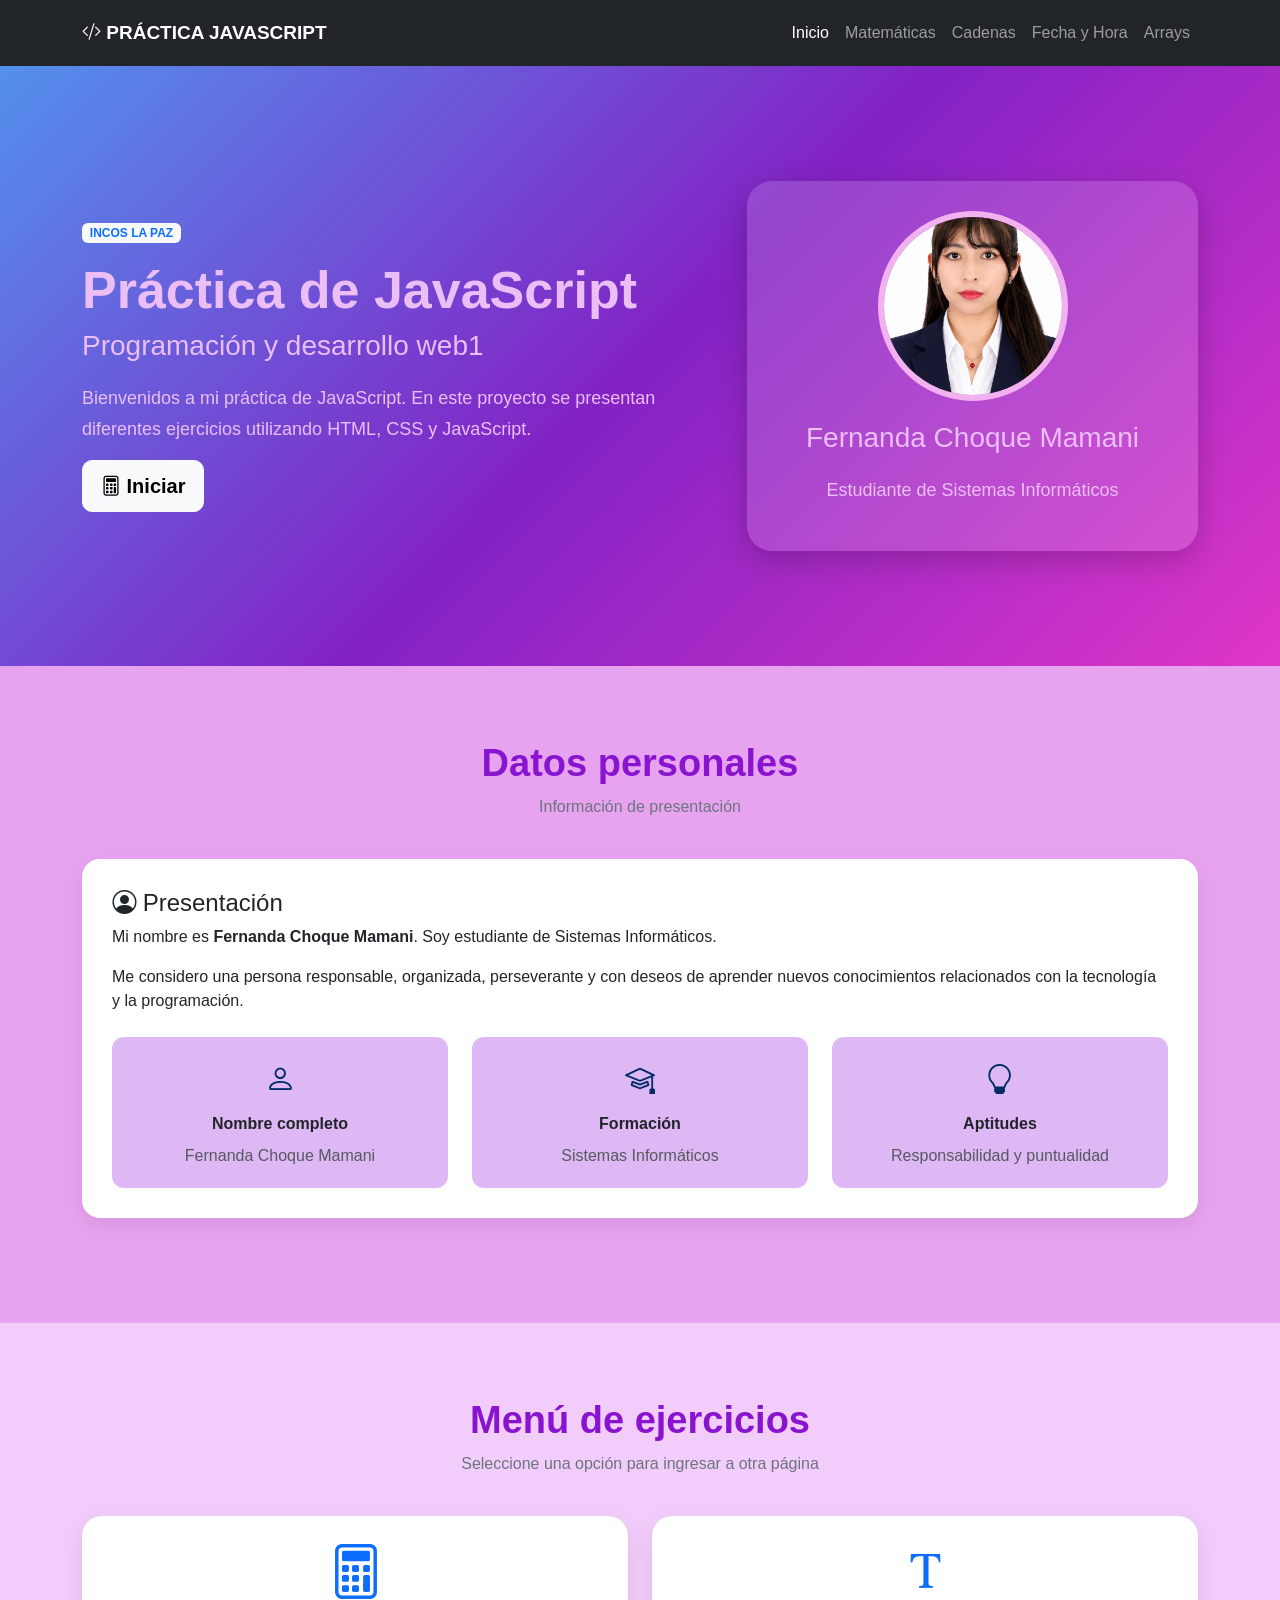
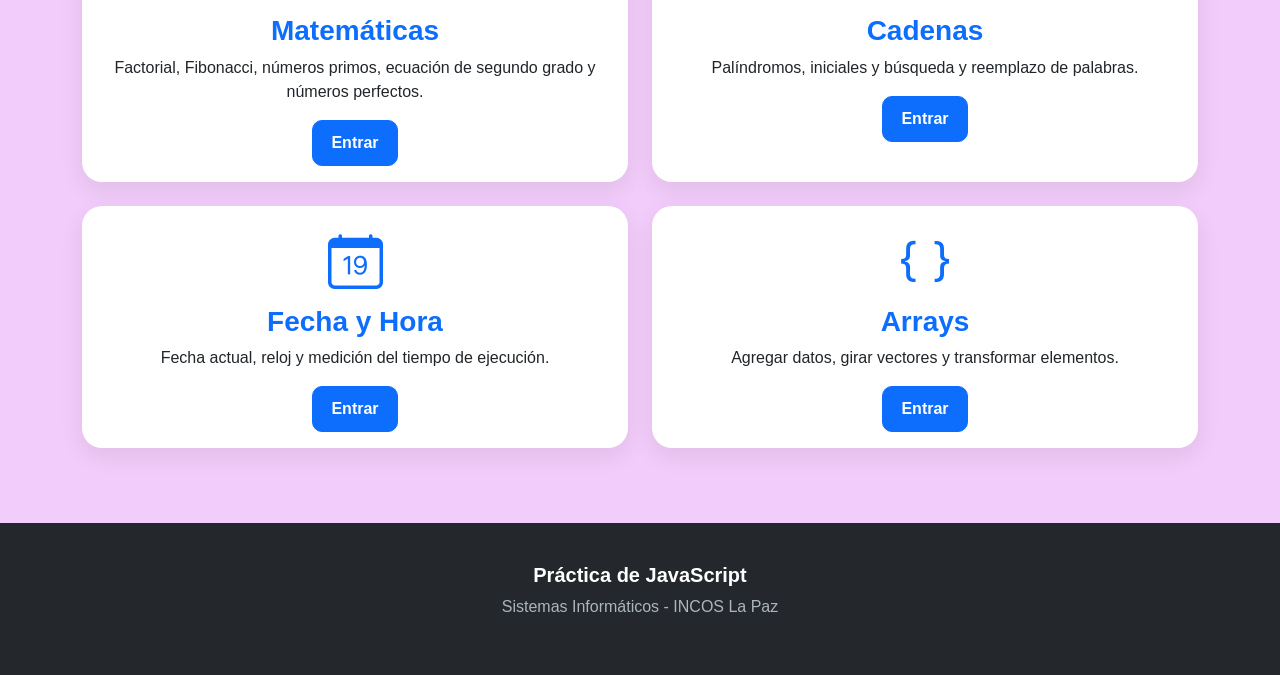
<file: index.html>
<!DOCTYPE html>
<html lang="es">
<head>
    <meta charset="UTF-8">
    <meta name="viewport" content="width=device-width, initial-scale=1.0">

    <title>Práctica de JavaScript - Inicio</title>

    <!-- Bootstrap -->
    <link href="https://cdn.jsdelivr.net/npm/bootstrap@5.3.3/dist/css/bootstrap.min.css" rel="stylesheet">

    <!-- Iconos -->
    <link rel="stylesheet" href="https://cdn.jsdelivr.net/npm/bootstrap-icons@1.11.3/font/bootstrap-icons.min.css">

    <!-- CSS -->
    <link rel="stylesheet" href="estilos.css">
</head>

<body>

<!-- MENÚ -->

<nav class="navbar navbar-expand-lg navbar-dark bg-dark sticky-top">

    <div class="container">

        <a class="navbar-brand fw-bold" href="index.html">
            <i class="bi bi-code-slash"></i>
            PRÁCTICA JAVASCRIPT
        </a>

        <button class="navbar-toggler"
                type="button"
                data-bs-toggle="collapse"
                data-bs-target="#menu">

            <span class="navbar-toggler-icon"></span>

        </button>

        <div class="collapse navbar-collapse" id="menu">

            <ul class="navbar-nav ms-auto">

                <li class="nav-item">
                    <a class="nav-link active" href="index.html">
                        Inicio
                    </a>
                </li>

                <li class="nav-item dropdown">
                    <a class="nav-link" href="matematicas.html">
                        Matemáticas
                    </a>
                </li>

                <li class="nav-item">
                    <a class="nav-link" href="cadenas.html">
                        Cadenas
                    </a>
                </li>

                <li class="nav-item">
                    <a class="nav-link" href="fecha.html">
                        Fecha y Hora
                    </a>
                </li>

                <li class="nav-item">
                    <a class="nav-link" href="arrays.html">
                        Arrays
                    </a>
                </li>

            </ul>

        </div>
    </div>
</nav>


<!-- PRESENTACIÓN -->

<section class="hero">

    <div class="container">

        <div class="row align-items-center">

            <div class="col-md-7">

                <span class="badge bg-light text-primary mb-3">
                    INCOS LA PAZ
                </span>

                <h1>Práctica de JavaScript</h1>

                <h3>
                    Programación y desarrollo web1
                </h3>

                <p>
                    Bienvenidos a mi práctica de JavaScript.
                    En este proyecto se presentan diferentes ejercicios
                    utilizando HTML, CSS y JavaScript.
                </p>

                <a href="matematicas.html"
                   class="btn btn-light btn-lg">

                    <i class="bi bi-calculator"></i>
                    Iniciar

                </a>

            </div>


            <div class="col-md-5">

                <div class="perfil text-center">

                    <img src="foto.jpeg"
                         alt="foto personal"
                         class="foto-perfil">

                    <h3>
                        Fernanda Choque Mamani
                    </h3>

                    <p>
                        Estudiante de Sistemas Informáticos
                    </p>

                </div>

            </div>

        </div>

    </div>

</section>


<!-- DATOS PERSONALES -->

<section class="seccion">

    <div class="container">

        <div class="titulo-seccion">

            <h2>Datos personales</h2>

            <p>
                Información de presentación
            </p>

        </div>


        <div class="card tarjeta">

            <div class="card-body">

                <h4>
                    <i class="bi bi-person-circle"></i>
                    Presentación
                </h4>

                <p>
                    Mi nombre es <strong>Fernanda Choque Mamani</strong>.
                    Soy estudiante de Sistemas Informáticos.
                </p>

                <p>
                    Me considero una persona responsable, organizada,
                    perseverante y con deseos de aprender nuevos
                    conocimientos relacionados con la tecnología
                    y la programación.
                </p>


                <div class="row mt-4">

                    <div class="col-md-4">

                        <div class="dato">

                            <i class="bi bi-person"></i>

                            <strong>
                                Nombre completo
                            </strong>

                            <span>
                                Fernanda Choque Mamani
                            </span>

                        </div>

                    </div>


                    <div class="col-md-4">

                        <div class="dato">

                            <i class="bi bi-mortarboard"></i>

                            <strong>
                                Formación
                            </strong>

                            <span>
                                Sistemas Informáticos
                            </span>

                        </div>

                    </div>


                    <div class="col-md-4">

                        <div class="dato">

                            <i class="bi bi-lightbulb"></i>

                            <strong>
                                Aptitudes
                            </strong>

                            <span>
                                Responsabilidad y puntualidad
                            </span>

                        </div>

                    </div>

                </div>

            </div>

        </div>

    </div>

</section>


<!-- MENÚ DE OPCIONES -->

<section class="seccion fondo">

    <div class="container">

        <div class="titulo-seccion">

            <h2>Menú de ejercicios</h2>

            <p>
                Seleccione una opción para ingresar a otra página
            </p>

        </div>


        <div class="row g-4">


            <!-- MATEMÁTICAS -->

            <div class="col-md-6">

                <div class="card menu-card">

                    <div class="card-body text-center">

                        <i class="bi bi-calculator icono"></i>

                        <h3>
                            Matemáticas
                        </h3>

                        <p>
                            Factorial, Fibonacci, números primos,
                            ecuación de segundo grado y números perfectos.
                        </p>

                        <a href="matematicas.html"
                           class="btn btn-primary">

                            Entrar

                        </a>

                    </div>

                </div>

            </div>


            <!-- CADENAS -->

            <div class="col-md-6">

                <div class="card menu-card">

                    <div class="card-body text-center">

                        <i class="bi bi-fonts icono"></i>

                        <h3>
                            Cadenas
                        </h3>

                        <p>
                            Palíndromos, iniciales y búsqueda
                            y reemplazo de palabras.
                        </p>

                        <a href="cadenas.html"
                           class="btn btn-primary">

                            Entrar

                        </a>

                    </div>

                </div>

            </div>


            <!-- FECHA -->

            <div class="col-md-6">

                <div class="card menu-card">

                    <div class="card-body text-center">

                        <i class="bi bi-calendar-date icono"></i>

                        <h3>
                            Fecha y Hora
                        </h3>

                        <p>
                            Fecha actual, reloj y medición
                            del tiempo de ejecución.
                        </p>

                        <a href="fecha.html"
                           class="btn btn-primary">

                            Entrar

                        </a>

                    </div>

                </div>

            </div>


            <!-- ARRAYS -->

            <div class="col-md-6">

                <div class="card menu-card">

                    <div class="card-body text-center">

                        <i class="bi bi-braces icono"></i>

                        <h3>
                            Arrays
                        </h3>

                        <p>
                            Agregar datos, girar vectores
                            y transformar elementos.
                        </p>

                        <a href="arrays.html"
                           class="btn btn-primary">

                            Entrar

                        </a>

                    </div>

                </div>

            </div>

        </div>

    </div>

</section>


<footer>

    <h5>Práctica de JavaScript</h5>

    <p>
        Sistemas Informáticos - INCOS La Paz
    </p>

</footer>


<script src="https://cdn.jsdelivr.net/npm/bootstrap@5.3.3/dist/js/bootstrap.bundle.min.js"></script>

<script src="funciones.js"></script>

</body>
</html>
</file>
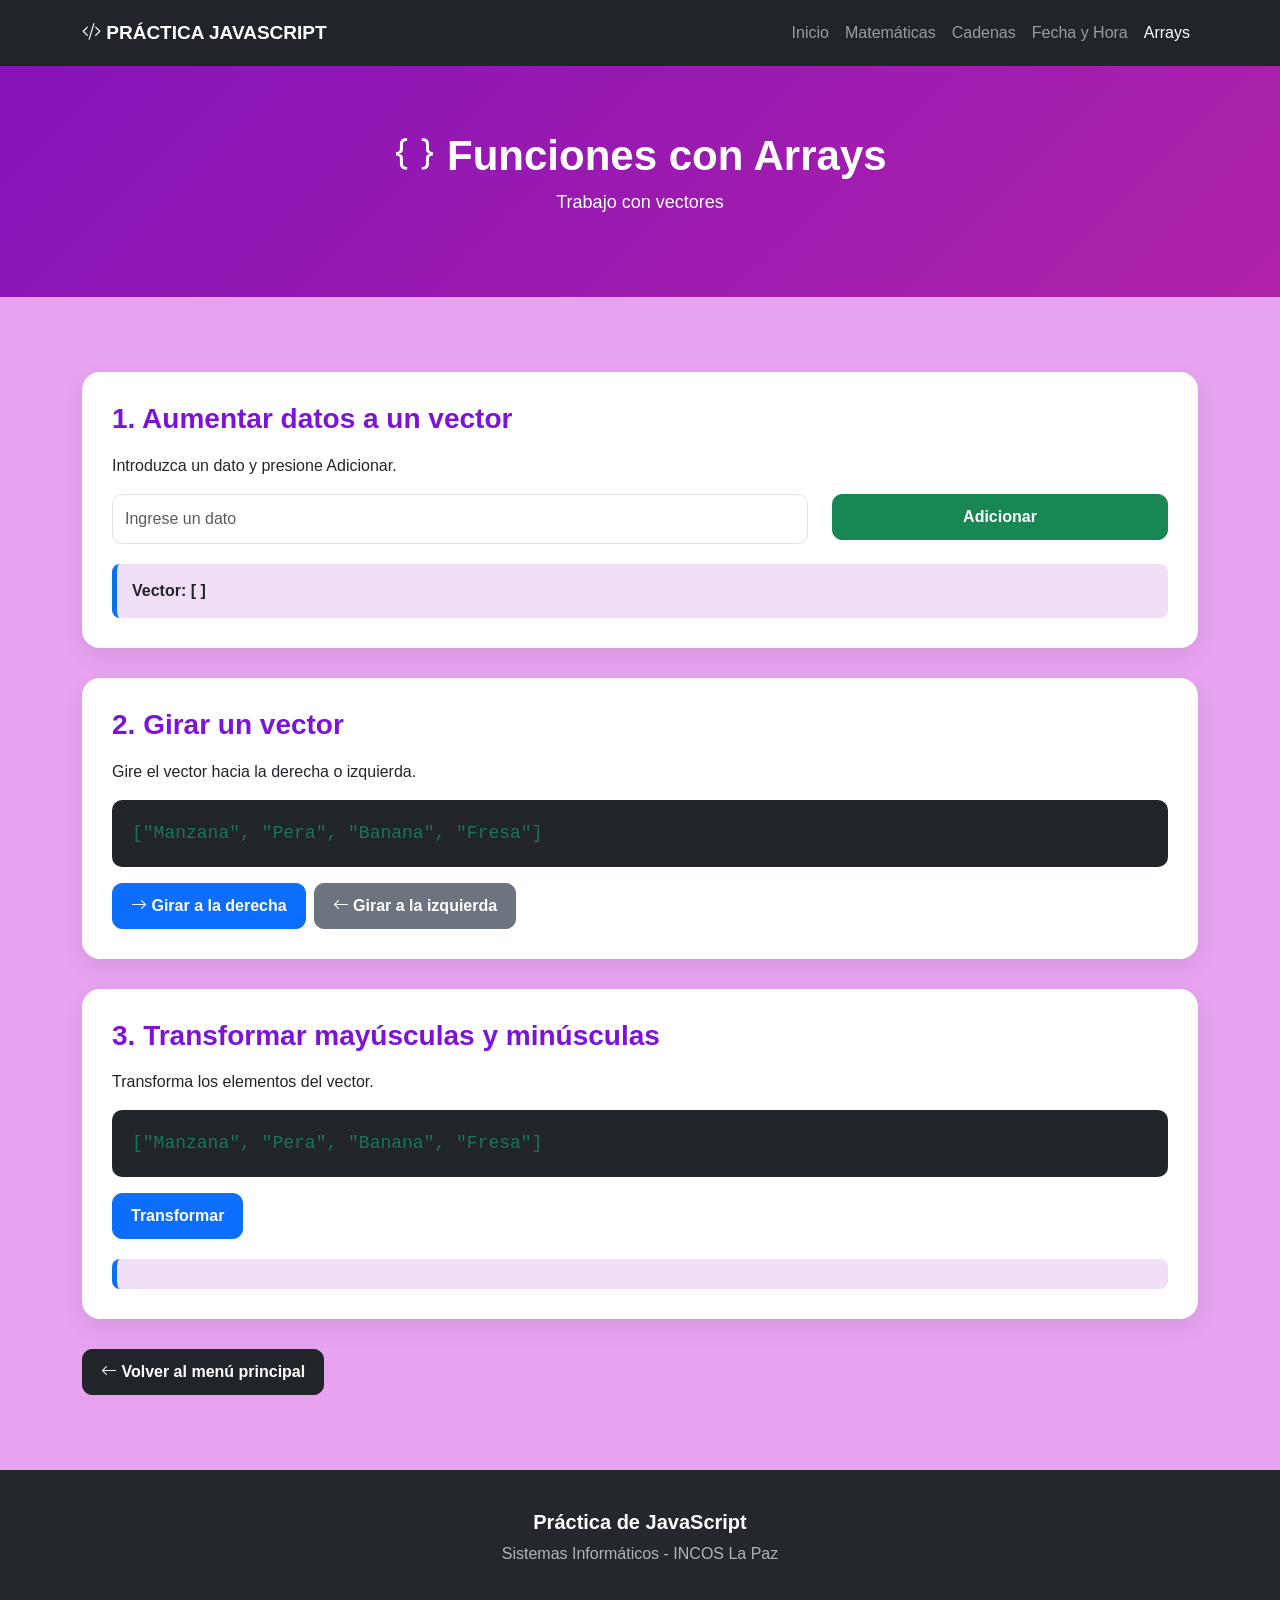
<file: arrays.html>
<!DOCTYPE html>
<html lang="es">

<head>

<meta charset="UTF-8">

<meta name="viewport"
      content="width=device-width, initial-scale=1.0">

<title>Funciones con Arrays</title>

<link href="https://cdn.jsdelivr.net/npm/bootstrap@5.3.3/dist/css/bootstrap.min.css"
      rel="stylesheet">

<link rel="stylesheet"
      href="https://cdn.jsdelivr.net/npm/bootstrap-icons@1.11.3/font/bootstrap-icons.min.css">

<link rel="stylesheet"
      href="estilos.css">

</head>


<body>


<nav class="navbar navbar-expand-lg navbar-dark bg-dark">

<div class="container">

<a class="navbar-brand fw-bold"
   href="index.html">

<i class="bi bi-code-slash"></i>
PRÁCTICA JAVASCRIPT

</a>


<button class="navbar-toggler"
        type="button"
        data-bs-toggle="collapse"
        data-bs-target="#menu">

<span class="navbar-toggler-icon"></span>

</button>


<div class="collapse navbar-collapse"
     id="menu">

<ul class="navbar-nav ms-auto">

<li class="nav-item">
<a class="nav-link"
   href="index.html">
Inicio
</a>
</li>

<li class="nav-item">
<a class="nav-link"
   href="matematicas.html">
Matemáticas
</a>
</li>

<li class="nav-item">
<a class="nav-link"
   href="cadenas.html">
Cadenas
</a>
</li>

<li class="nav-item">
<a class="nav-link"
   href="fecha.html">
Fecha y Hora
</a>
</li>

<li class="nav-item">
<a class="nav-link active"
   href="arrays.html">
Arrays
</a>
</li>

</ul>

</div>

</div>

</nav>


<section class="titulo-pagina">

<div class="container">

<h1>
<i class="bi bi-braces"></i>
Funciones con Arrays
</h1>

<p>
Trabajo con vectores
</p>

</div>

</section>


<section class="seccion">

<div class="container">


<!-- AGREGAR -->

<div class="card tarjeta">

<div class="card-body">

<h3>
1. Aumentar datos a un vector
</h3>

<p>
Introduzca un dato y presione Adicionar.
</p>


<div class="row">

<div class="col-md-8">

<input type="text"
       id="datoArray"
       class="form-control"
       placeholder="Ingrese un dato">

</div>


<div class="col-md-4">

<button class="btn btn-success w-100"
        onclick="agregarArray()">

Adicionar

</button>

</div>

</div>


<div id="resultadoArray"
     class="resultado">

Vector: [ ]

</div>

</div>

</div>


<!-- GIRAR -->

<div class="card tarjeta">

<div class="card-body">

<h3>
2. Girar un vector
</h3>

<p>
Gire el vector hacia la derecha o izquierda.
</p>


<div id="vectorGirar"
     class="vector">

["Manzana", "Pera", "Banana", "Fresa"]

</div>


<div class="d-flex gap-2 mt-3 flex-wrap">

<button class="btn btn-primary"
        onclick="girarDerecha()">

<i class="bi bi-arrow-right"></i>
Girar a la derecha

</button>


<button class="btn btn-secondary"
        onclick="girarIzquierda()">

<i class="bi bi-arrow-left"></i>
Girar a la izquierda

</button>

</div>

</div>

</div>


<!-- MAYÚSCULAS -->

<div class="card tarjeta">

<div class="card-body">

<h3>
3. Transformar mayúsculas y minúsculas
</h3>

<p>
Transforma los elementos del vector.
</p>


<div class="vector">

["Manzana", "Pera", "Banana", "Fresa"]

</div>


<button class="btn btn-primary mt-3"
        onclick="transformarArray()">

Transformar

</button>


<div id="resultadoTransformar"
     class="resultado">
</div>

</div>

</div>


<a href="index.html"
   class="btn btn-dark">

<i class="bi bi-arrow-left"></i>
Volver al menú principal

</a>


</div>

</section>


<footer>

<h5>Práctica de JavaScript</h5>

<p>
Sistemas Informáticos - INCOS La Paz
</p>

</footer>


<script src="https://cdn.jsdelivr.net/npm/bootstrap@5.3.3/dist/js/bootstrap.bundle.min.js"></script>

<script src="funciones.js"></script>

</body>

</html>
</file>
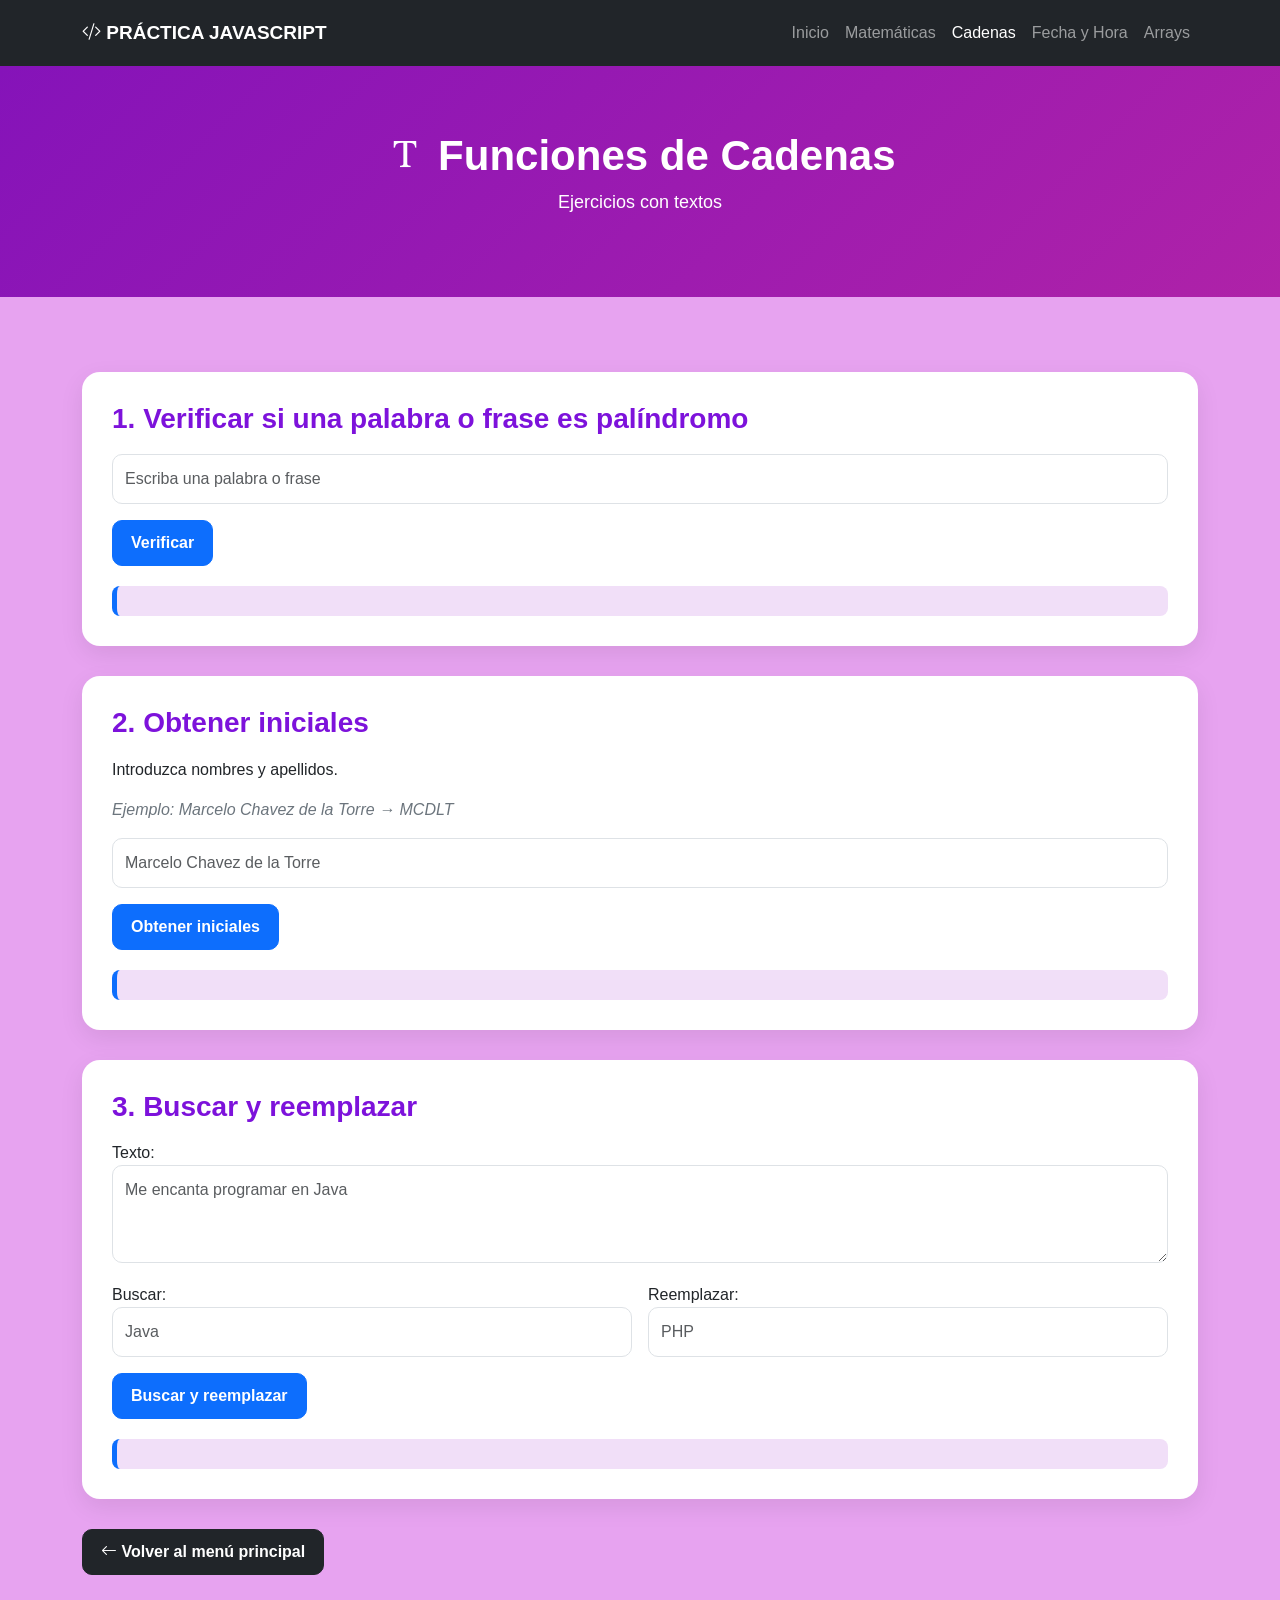
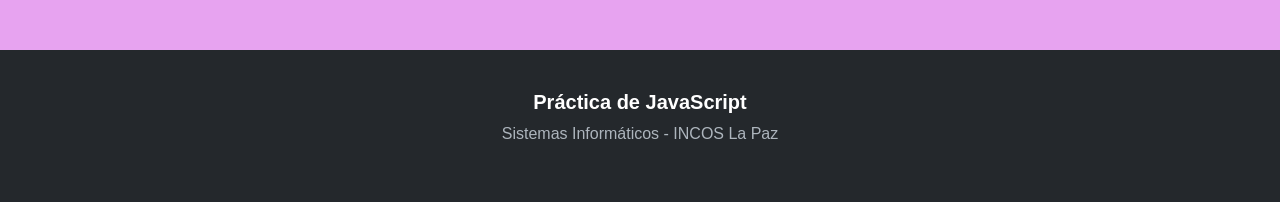
<file: cadenas.html>
<!DOCTYPE html>
<html lang="es">

<head>

<meta charset="UTF-8">

<meta name="viewport"
      content="width=device-width, initial-scale=1.0">

<title>Funciones de Cadenas</title>

<link href="https://cdn.jsdelivr.net/npm/bootstrap@5.3.3/dist/css/bootstrap.min.css"
      rel="stylesheet">

<link rel="stylesheet"
      href="https://cdn.jsdelivr.net/npm/bootstrap-icons@1.11.3/font/bootstrap-icons.min.css">

<link rel="stylesheet"
      href="estilos.css">

</head>


<body>


<nav class="navbar navbar-expand-lg navbar-dark bg-dark">

<div class="container">

<a class="navbar-brand fw-bold"
   href="index.html">

<i class="bi bi-code-slash"></i>
PRÁCTICA JAVASCRIPT

</a>


<button class="navbar-toggler"
        type="button"
        data-bs-toggle="collapse"
        data-bs-target="#menu">

<span class="navbar-toggler-icon"></span>

</button>


<div class="collapse navbar-collapse"
     id="menu">

<ul class="navbar-nav ms-auto">

<li class="nav-item">
<a class="nav-link"
   href="index.html">
Inicio
</a>
</li>

<li class="nav-item">
<a class="nav-link"
   href="matematicas.html">
Matemáticas
</a>
</li>

<li class="nav-item">
<a class="nav-link active"
   href="cadenas.html">
Cadenas
</a>
</li>

<li class="nav-item">
<a class="nav-link"
   href="fecha.html">
Fecha y Hora
</a>
</li>

<li class="nav-item">
<a class="nav-link"
   href="arrays.html">
Arrays
</a>
</li>

</ul>

</div>

</div>

</nav>


<section class="titulo-pagina">

<div class="container">

<h1>
<i class="bi bi-fonts"></i>
Funciones de Cadenas
</h1>

<p>
Ejercicios con textos
</p>

</div>

</section>


<section class="seccion">

<div class="container">


<!-- PALÍNDROMO -->

<div class="card tarjeta">

<div class="card-body">

<h3>
1. Verificar si una palabra o frase es palíndromo
</h3>

<input type="text"
       id="textoPalindromo"
       class="form-control"
       placeholder="Escriba una palabra o frase">


<button class="btn btn-primary mt-3"
        onclick="verificarPalindromo()">

Verificar

</button>


<div id="resultadoPalindromo"
     class="resultado">
</div>

</div>

</div>


<!-- INICIALES -->

<div class="card tarjeta">

<div class="card-body">

<h3>
2. Obtener iniciales
</h3>

<p>
Introduzca nombres y apellidos.
</p>

<p class="ejemplo">
Ejemplo: Marcelo Chavez de la Torre → MCDLT
</p>


<input type="text"
       id="nombreCompleto"
       class="form-control"
       placeholder="Marcelo Chavez de la Torre">


<button class="btn btn-primary mt-3"
        onclick="obtenerIniciales()">

Obtener iniciales

</button>


<div id="resultadoIniciales"
     class="resultado">
</div>

</div>

</div>


<!-- BUSCAR -->

<div class="card tarjeta">

<div class="card-body">

<h3>
3. Buscar y reemplazar
</h3>


<label>
Texto:
</label>

<textarea id="textoBuscar"
          class="form-control"
          rows="3"
          placeholder="Me encanta programar en Java"></textarea>


<div class="row g-3 mt-1">

<div class="col-md-6">

<label>
Buscar:
</label>

<input type="text"
       id="palabraBuscar"
       class="form-control"
       placeholder="Java">

</div>


<div class="col-md-6">

<label>
Reemplazar:
</label>

<input type="text"
       id="palabraReemplazar"
       class="form-control"
       placeholder="PHP">

</div>

</div>


<button class="btn btn-primary mt-3"
        onclick="buscarReemplazar()">

Buscar y reemplazar

</button>


<div id="resultadoReemplazar"
     class="resultado">
</div>

</div>

</div>


<a href="index.html"
   class="btn btn-dark">

<i class="bi bi-arrow-left"></i>
Volver al menú principal

</a>


</div>

</section>


<footer>

<h5>Práctica de JavaScript</h5>

<p>
Sistemas Informáticos - INCOS La Paz
</p>

</footer>


<script src="https://cdn.jsdelivr.net/npm/bootstrap@5.3.3/dist/js/bootstrap.bundle.min.js"></script>

<script src="funciones.js"></script>

</body>

</html>
</file>
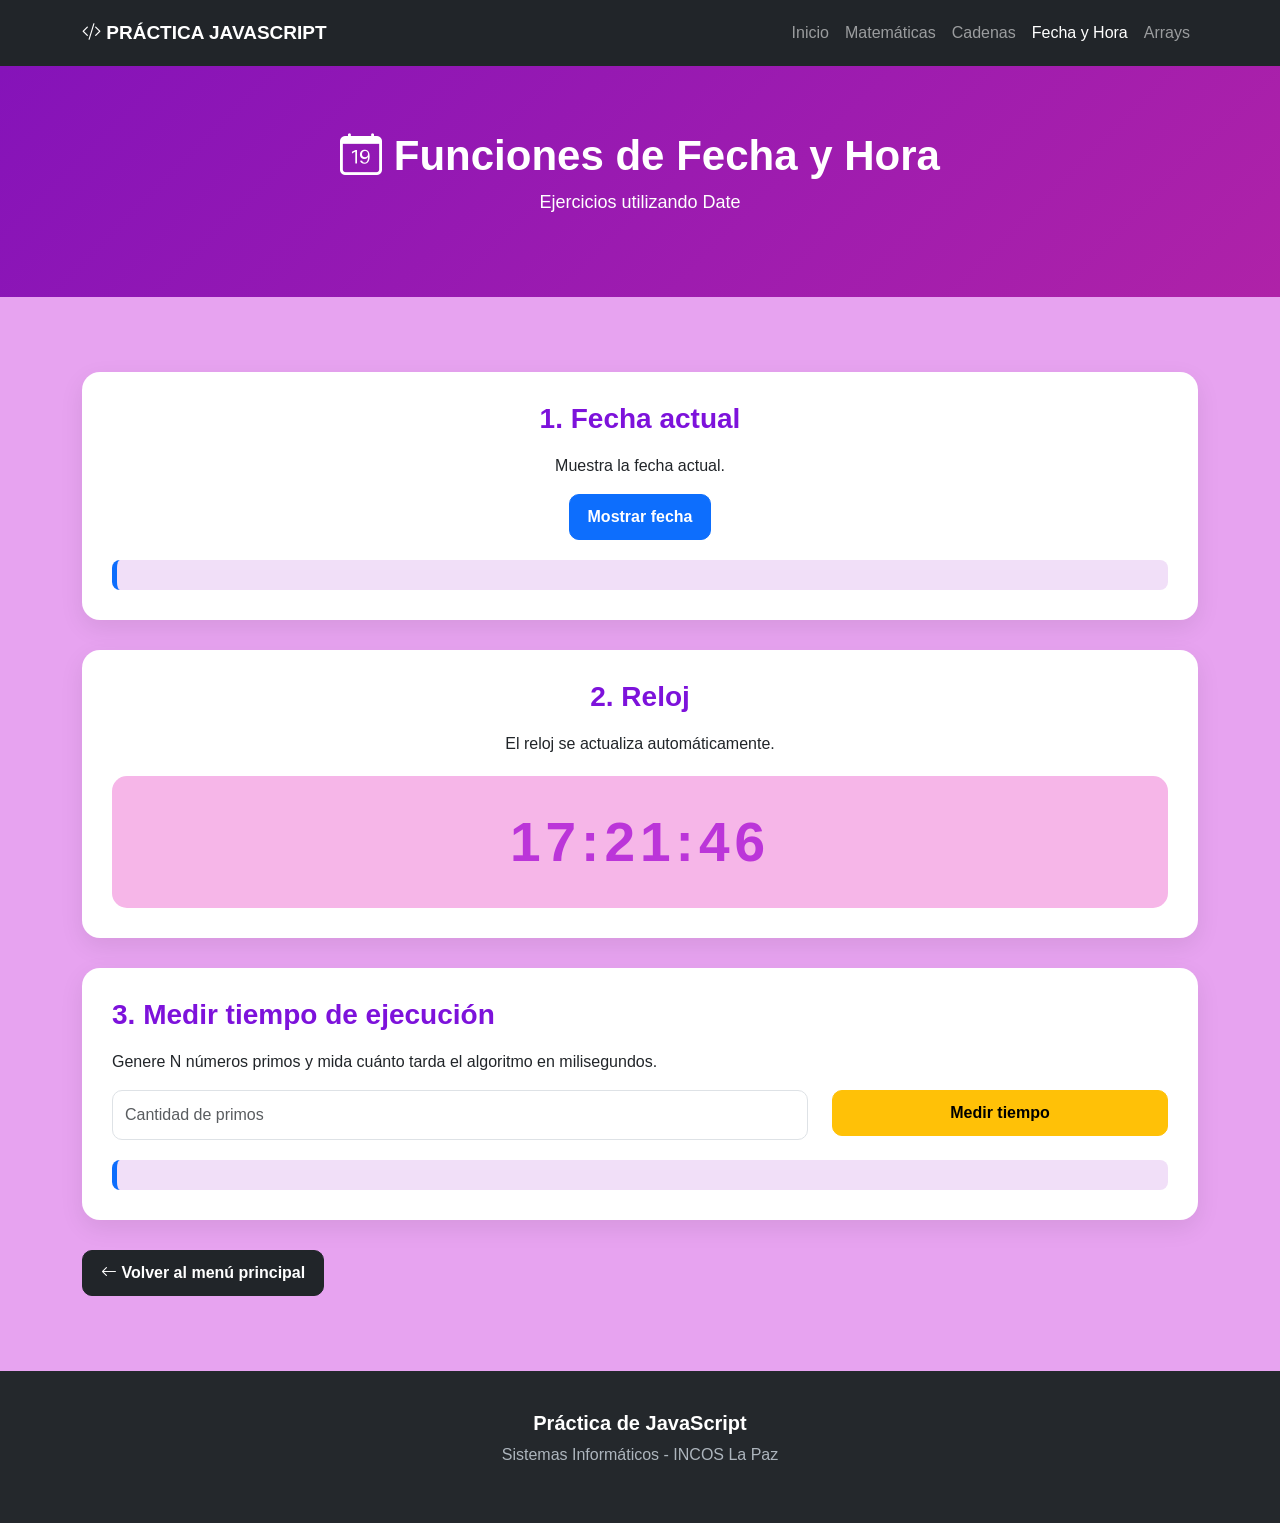
<file: fecha.html>
<!DOCTYPE html>
<html lang="es">

<head>

<meta charset="UTF-8">

<meta name="viewport"
      content="width=device-width, initial-scale=1.0">

<title>Fecha y Hora</title>

<link href="https://cdn.jsdelivr.net/npm/bootstrap@5.3.3/dist/css/bootstrap.min.css"
      rel="stylesheet">

<link rel="stylesheet"
      href="https://cdn.jsdelivr.net/npm/bootstrap-icons@1.11.3/font/bootstrap-icons.min.css">

<link rel="stylesheet"
      href="estilos.css">

</head>


<body>


<nav class="navbar navbar-expand-lg navbar-dark bg-dark">

<div class="container">

<a class="navbar-brand fw-bold"
   href="index.html">

<i class="bi bi-code-slash"></i>
PRÁCTICA JAVASCRIPT

</a>


<button class="navbar-toggler"
        type="button"
        data-bs-toggle="collapse"
        data-bs-target="#menu">

<span class="navbar-toggler-icon"></span>

</button>


<div class="collapse navbar-collapse"
     id="menu">

<ul class="navbar-nav ms-auto">

<li class="nav-item">
<a class="nav-link"
   href="index.html">
Inicio
</a>
</li>

<li class="nav-item">
<a class="nav-link"
   href="matematicas.html">
Matemáticas
</a>
</li>

<li class="nav-item">
<a class="nav-link"
   href="cadenas.html">
Cadenas
</a>
</li>

<li class="nav-item">
<a class="nav-link active"
   href="fecha.html">
Fecha y Hora
</a>
</li>

<li class="nav-item">
<a class="nav-link"
   href="arrays.html">
Arrays
</a>
</li>

</ul>

</div>

</div>

</nav>


<section class="titulo-pagina">

<div class="container">

<h1>
<i class="bi bi-calendar-date"></i>
Funciones de Fecha y Hora
</h1>

<p>
Ejercicios utilizando Date
</p>

</div>

</section>


<section class="seccion">

<div class="container">


<!-- FECHA -->

<div class="card tarjeta">

<div class="card-body text-center">

<h3>
1. Fecha actual
</h3>

<p>
Muestra la fecha actual.
</p>


<button class="btn btn-primary"
        onclick="mostrarFecha()">

Mostrar fecha

</button>


<div id="resultadoFecha"
     class="resultado">
</div>

</div>

</div>


<!-- RELOJ -->

<div class="card tarjeta">

<div class="card-body text-center">

<h3>
2. Reloj
</h3>

<p>
El reloj se actualiza automáticamente.
</p>


<div id="relojDigital"
     class="reloj">

00:00:00

</div>

</div>

</div>


<!-- TIEMPO -->

<div class="card tarjeta">

<div class="card-body">

<h3>
3. Medir tiempo de ejecución
</h3>

<p>
Genere N números primos y mida cuánto tarda
el algoritmo en milisegundos.
</p>


<div class="row">

<div class="col-md-8">

<input type="number"
       id="numeroTiempo"
       class="form-control"
       placeholder="Cantidad de primos">

</div>


<div class="col-md-4">

<button class="btn btn-warning w-100"
        onclick="medirTiempoPrimos()">

Medir tiempo

</button>

</div>

</div>


<div id="resultadoTiempo"
     class="resultado">
</div>

</div>

</div>


<a href="index.html"
   class="btn btn-dark">

<i class="bi bi-arrow-left"></i>
Volver al menú principal

</a>


</div>

</section>


<footer>

<h5>Práctica de JavaScript</h5>

<p>
Sistemas Informáticos - INCOS La Paz
</p>

</footer>


<script src="https://cdn.jsdelivr.net/npm/bootstrap@5.3.3/dist/js/bootstrap.bundle.min.js"></script>

<script src="funciones.js"></script>

</body>

</html>
</file>
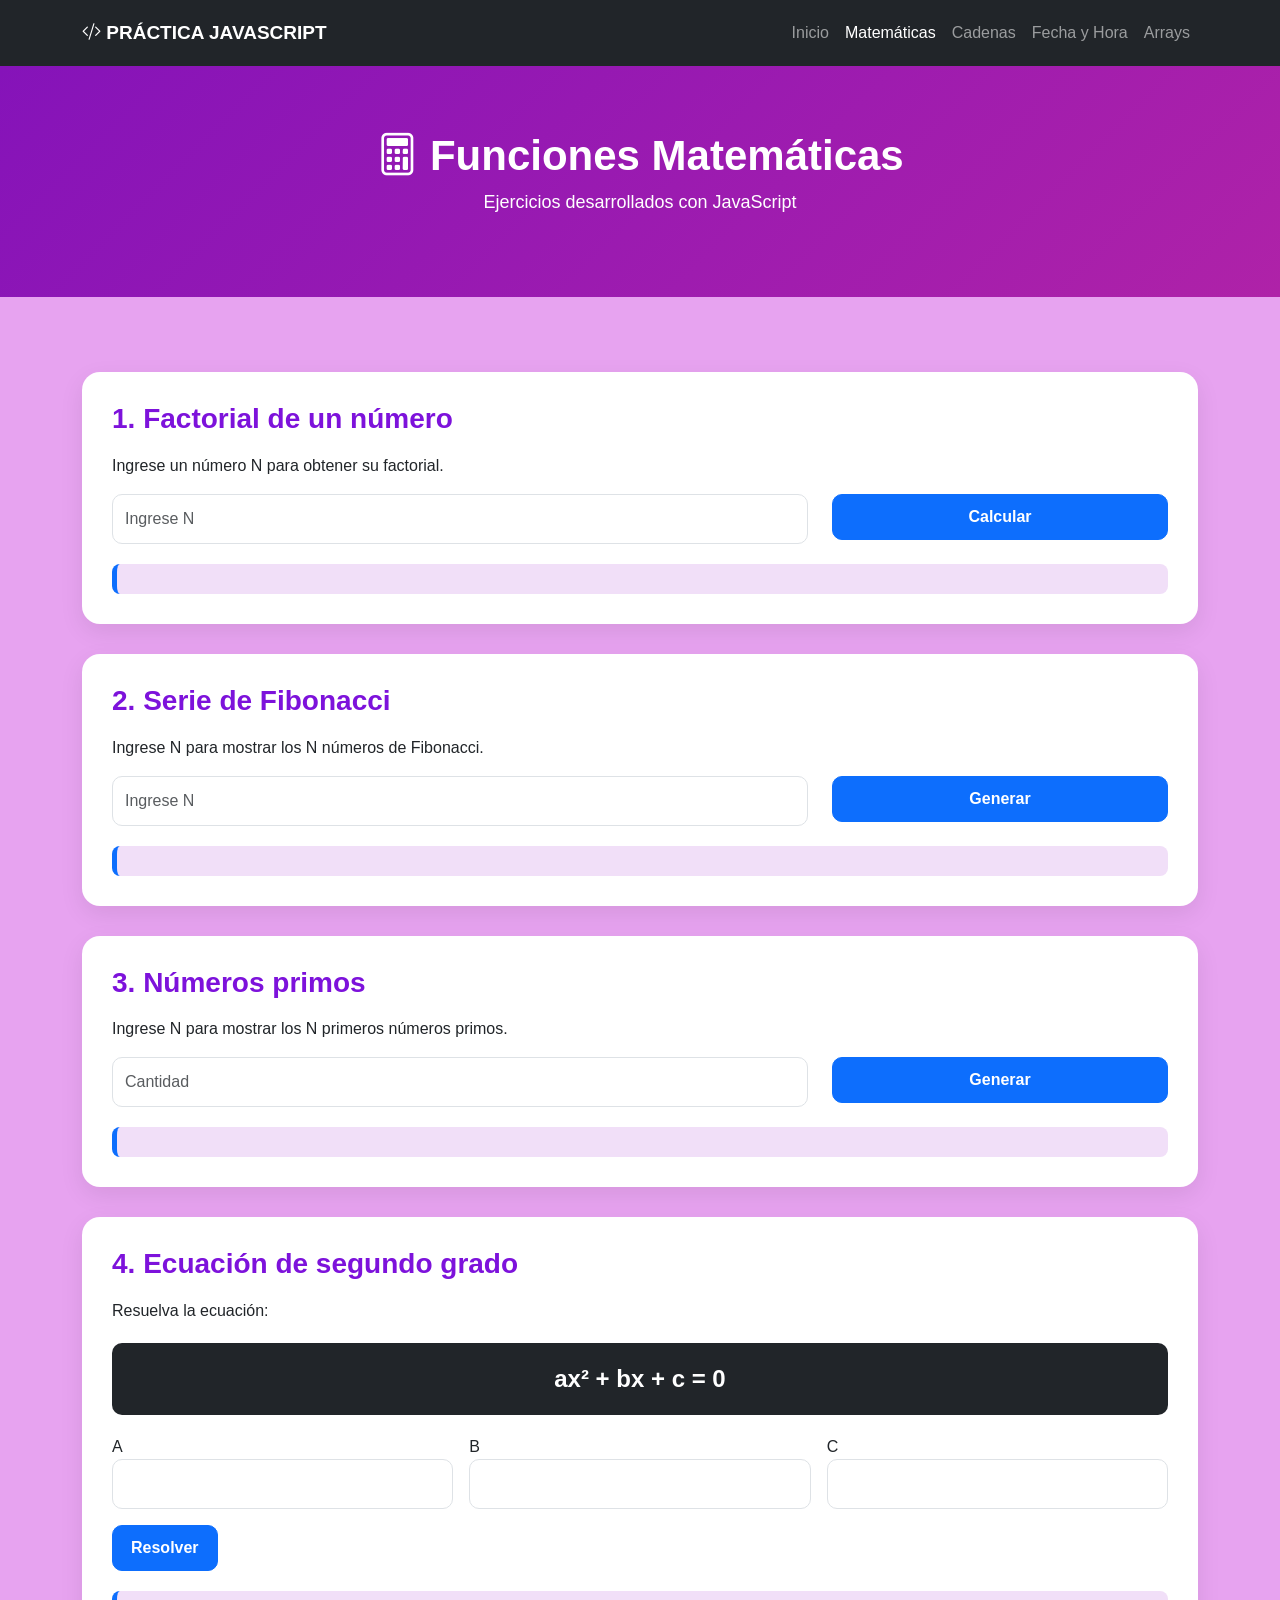
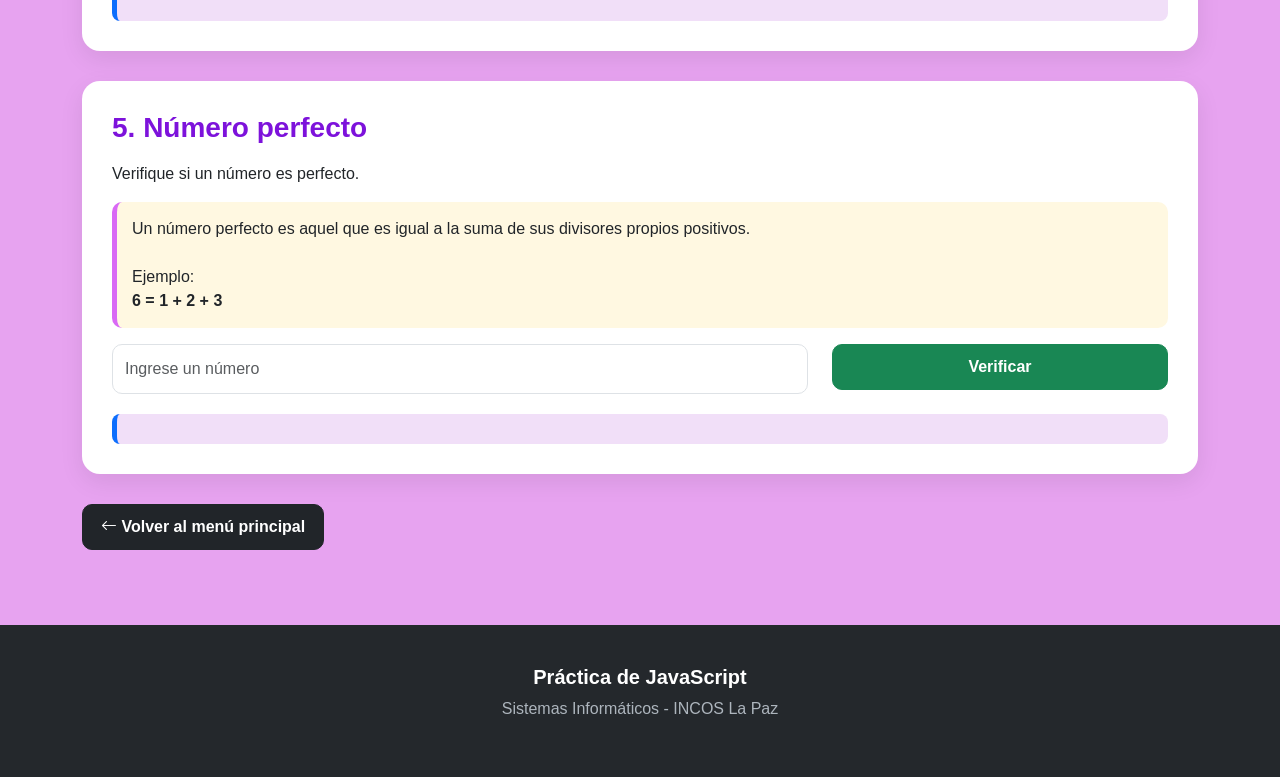
<file: matematicas.html>
<!DOCTYPE html>
<html lang="es">

<head>

    <meta charset="UTF-8">

    <meta name="viewport"
          content="width=device-width, initial-scale=1.0">

    <title>Funciones Matemáticas</title>

    <link href="https://cdn.jsdelivr.net/npm/bootstrap@5.3.3/dist/css/bootstrap.min.css"
          rel="stylesheet">

    <link rel="stylesheet"
          href="https://cdn.jsdelivr.net/npm/bootstrap-icons@1.11.3/font/bootstrap-icons.min.css">

    <link rel="stylesheet"
          href="estilos.css">

</head>


<body>


<nav class="navbar navbar-expand-lg navbar-dark bg-dark">

    <div class="container">

        <a class="navbar-brand fw-bold"
           href="index.html">

            <i class="bi bi-code-slash"></i>
            PRÁCTICA JAVASCRIPT

        </a>


        <button class="navbar-toggler"
                type="button"
                data-bs-toggle="collapse"
                data-bs-target="#menu">

            <span class="navbar-toggler-icon"></span>

        </button>


        <div class="collapse navbar-collapse"
             id="menu">

            <ul class="navbar-nav ms-auto">

                <li class="nav-item">
                    <a class="nav-link"
                       href="index.html">
                        Inicio
                    </a>
                </li>

                <li class="nav-item">
                    <a class="nav-link active"
                       href="matematicas.html">
                        Matemáticas
                    </a>
                </li>

                <li class="nav-item">
                    <a class="nav-link"
                       href="cadenas.html">
                        Cadenas
                    </a>
                </li>

                <li class="nav-item">
                    <a class="nav-link"
                       href="fecha.html">
                        Fecha y Hora
                    </a>
                </li>

                <li class="nav-item">
                    <a class="nav-link"
                       href="arrays.html">
                        Arrays
                    </a>
                </li>

            </ul>

        </div>

    </div>

</nav>


<section class="titulo-pagina">

    <div class="container">

        <h1>
            <i class="bi bi-calculator"></i>
            Funciones Matemáticas
        </h1>

        <p>
            Ejercicios desarrollados con JavaScript
        </p>

    </div>

</section>


<section class="seccion">

<div class="container">


<!-- FACTORIAL -->

<div class="card tarjeta">

<div class="card-body">

<h3>1. Factorial de un número</h3>

<p>
Ingrese un número N para obtener su factorial.
</p>

<div class="row">

<div class="col-md-8">

<input type="number"
       id="numeroFactorial"
       class="form-control"
       placeholder="Ingrese N">

</div>

<div class="col-md-4">

<button class="btn btn-primary w-100"
        onclick="calcularFactorial()">

Calcular

</button>

</div>

</div>

<div id="resultadoFactorial"
     class="resultado">
</div>

</div>

</div>


<!-- FIBONACCI -->

<div class="card tarjeta">

<div class="card-body">

<h3>2. Serie de Fibonacci</h3>

<p>
Ingrese N para mostrar los N números de Fibonacci.
</p>

<div class="row">

<div class="col-md-8">

<input type="number"
       id="numeroFibonacci"
       class="form-control"
       placeholder="Ingrese N">

</div>

<div class="col-md-4">

<button class="btn btn-primary w-100"
        onclick="calcularFibonacci()">

Generar

</button>

</div>

</div>

<div id="resultadoFibonacci"
     class="resultado">
</div>

</div>

</div>


<!-- PRIMOS -->

<div class="card tarjeta">

<div class="card-body">

<h3>3. Números primos</h3>

<p>
Ingrese N para mostrar los N primeros números primos.
</p>

<div class="row">

<div class="col-md-8">

<input type="number"
       id="numeroPrimos"
       class="form-control"
       placeholder="Cantidad">

</div>

<div class="col-md-4">

<button class="btn btn-primary w-100"
        onclick="calcularPrimos()">

Generar

</button>

</div>

</div>

<div id="resultadoPrimos"
     class="resultado">
</div>

</div>

</div>


<!-- ECUACIÓN -->

<div class="card tarjeta">

<div class="card-body">

<h3>4. Ecuación de segundo grado</h3>

<p>
Resuelva la ecuación:
</p>

<div class="formula">
ax² + bx + c = 0
</div>


<div class="row g-3">

<div class="col-md-4">

<label>A</label>

<input type="number"
       id="valorA"
       class="form-control">

</div>


<div class="col-md-4">

<label>B</label>

<input type="number"
       id="valorB"
       class="form-control">

</div>


<div class="col-md-4">

<label>C</label>

<input type="number"
       id="valorC"
       class="form-control">

</div>

</div>


<button class="btn btn-primary mt-3"
        onclick="resolverEcuacion()">

Resolver

</button>


<div id="resultadoEcuacion"
     class="resultado">
</div>

</div>

</div>


<!-- PERFECTO -->

<div class="card tarjeta">

<div class="card-body">

<h3>5. Número perfecto</h3>

<p>
Verifique si un número es perfecto.
</p>

<p class="explicacion">

Un número perfecto es aquel que es igual
a la suma de sus divisores propios positivos.

<br><br>

Ejemplo:

<br>

<strong>
6 = 1 + 2 + 3
</strong>

</p>


<div class="row">

<div class="col-md-8">

<input type="number"
       id="numeroPerfecto"
       class="form-control"
       placeholder="Ingrese un número">

</div>


<div class="col-md-4">

<button class="btn btn-success w-100"
        onclick="verificarPerfecto()">

Verificar

</button>

</div>

</div>


<div id="resultadoPerfecto"
     class="resultado">
</div>

</div>

</div>


<a href="index.html"
   class="btn btn-dark">

<i class="bi bi-arrow-left"></i>
Volver al menú principal

</a>


</div>

</section>


<footer>

<h5>Práctica de JavaScript</h5>

<p>
Sistemas Informáticos - INCOS La Paz
</p>

</footer>


<script src="https://cdn.jsdelivr.net/npm/bootstrap@5.3.3/dist/js/bootstrap.bundle.min.js"></script>

<script src="funciones.js"></script>

</body>

</html>
</file>
<file: estilos.css>
html {
    scroll-behavior: smooth;
}

body {
    margin: 0;
    font-family: Arial, Helvetica, sans-serif;
    background: #e7a3f0;
    color: #212529;
}


/* =========================
   MENÚ
========================= */

.navbar {
    padding: 13px 0;
}

.navbar-brand {
    font-size: 19px;
}

.nav-link {
    font-weight: 500;
}

.nav-link:hover {
    color: #20c997 !important;
}


/* =========================
   INICIO
========================= */

.hero {
    min-height: 600px;

    display: flex;
    align-items: center;

    padding: 80px 0;

    color: rgb(236, 190, 248);

    background: linear-gradient(
        135deg,
        #5390ed,
        #8322c4,
        #df36c8
    );
}

.hero h1 {
    font-size: 52px;
    font-weight: 800;
}

.hero h3 {
    margin-bottom: 20px;
}

.hero p {
    line-height: 1.7;
    font-size: 18px;
}


/* =========================
   PERFIL
========================= */

.perfil {
    padding: 30px;

    border-radius: 25px;

    background: rgba(255,255,255,0.15);

    box-shadow:
        0 10px 30px rgba(0,0,0,0.2);
}

.foto-perfil {
    width: 190px;
    height: 190px;

    object-fit: cover;

    border-radius: 50%;

    border: 6px solid rgb(242, 177, 239);

    margin-bottom: 20px;
}


/* =========================
   SECCIONES
========================= */

.seccion {
    padding: 75px 0;
}

.fondo {
    background: #f2ccfa;
}

.titulo-seccion {
    text-align: center;
    margin-bottom: 40px;
}

.titulo-seccion h2 {
    color: #8814d0;
    font-size: 38px;
    font-weight: bold;
}

.titulo-seccion p {
    color: #6c757d;
}


/* =========================
   TÍTULO DE PÁGINAS
========================= */

.titulo-pagina {
    padding: 65px 0;

    color: white;

    text-align: center;

    background: linear-gradient(
        135deg,
        #8513b9,
        #af22a8
    );
}

.titulo-pagina h1 {
    font-size: 42px;
    font-weight: bold;
}

.titulo-pagina p {
    font-size: 18px;
}


/* =========================
   TARJETAS
========================= */

.tarjeta {
    border: none;

    border-radius: 18px;

    margin-bottom: 30px;

    box-shadow:
        0 8px 25px rgba(8, 8, 8, 0.08);
}

.tarjeta .card-body {
    padding: 30px;
}

.tarjeta h3 {
    color: #7d12db;

    font-weight: bold;

    margin-bottom: 18px;
}


/* =========================
   TARJETAS DEL MENÚ
========================= */

.menu-card {
    border: none;

    height: 100%;

    border-radius: 20px;

    box-shadow:
        0 8px 25px rgba(0,0,0,0.08);

    transition: 0.3s;
}

.menu-card:hover {
    transform: translateY(-7px);

    box-shadow:
        0 15px 35px rgba(0,0,0,0.15);
}

.menu-card h3 {
    color: #0d6efd;

    font-weight: bold;
}

.icono {
    font-size: 55px;

    color: #0d6efd;

    margin-bottom: 15px;
}


/* =========================
   DATOS
========================= */

.dato {
    padding: 20px;

    text-align: center;

    background: #deb7f5;

    border-radius: 12px;

    height: 100%;
}

.dato i {
    display: block;

    font-size: 30px;

    color: #032c69;

    margin-bottom: 10px;
}

.dato strong {
    display: block;

    margin-bottom: 8px;
}

.dato span {
    color: #555a5f;
}


/* =========================
   INPUTS
========================= */

.form-control {
    padding: 12px;

    border-radius: 10px;
}

.form-control:focus {
    border-color: #0d6efd;

    box-shadow:
        0 0 0 0.2rem rgba(13,110,253,0.15);
}


/* =========================
   BOTONES
========================= */

.btn {
    border-radius: 10px;

    padding: 10px 18px;

    font-weight: 600;
}


/* =========================
   RESULTADOS
========================= */

.resultado {
    margin-top: 20px;

    padding: 15px;

    min-height: 25px;

    background: #f1dff8;

    border-left: 5px solid #0d6efd;

    border-radius: 8px;

    font-weight: 600;

    word-wrap: break-word;
}

.explicacion {
    padding: 15px;

    background: #fff8e1;

    border-left: 5px solid #d969f5;

    border-radius: 10px;
}

.ejemplo {
    color: #6c757d;

    font-style: italic;
}


/* =========================
   FÓRMULA
========================= */

.formula {
    padding: 18px;

    margin: 20px 0;

    text-align: center;

    color: white;

    background: #212529;

    border-radius: 10px;

    font-size: 24px;

    font-weight: bold;
}


/* =========================
   RELOJ
========================= */

.reloj {
    padding: 25px;

    margin-top: 20px;

    color: #bb35d9;

    background: #f6b6e8;

    border-radius: 15px;

    font-size: 55px;

    font-weight: bold;

    letter-spacing: 5px;
}


/* =========================
   ARRAYS
========================= */

.vector {
    padding: 20px;

    overflow-x: auto;

    color: #197559;

    background: #212529;

    border-radius: 10px;

    font-family: "Courier New", monospace;

    font-size: 18px;
}


/* =========================
   FOOTER
========================= */

footer {
    padding: 40px 0;

    text-align: center;

    color: white;

    background: #24282c;
}

footer h5 {
    font-weight: bold;
}

footer p {
    color: #adb5bd;
}


/* =========================
   CELULAR
========================= */

@media (max-width: 768px) {

    .hero {
        text-align: center;

        padding: 60px 20px;
    }

    .hero h1 {
        font-size: 38px;
    }

    .perfil {
        margin-top: 40px;
    }

    .titulo-pagina h1 {
        font-size: 32px;
    }

    .reloj {
        font-size: 35px;

        letter-spacing: 2px;
    }

}
</file>
